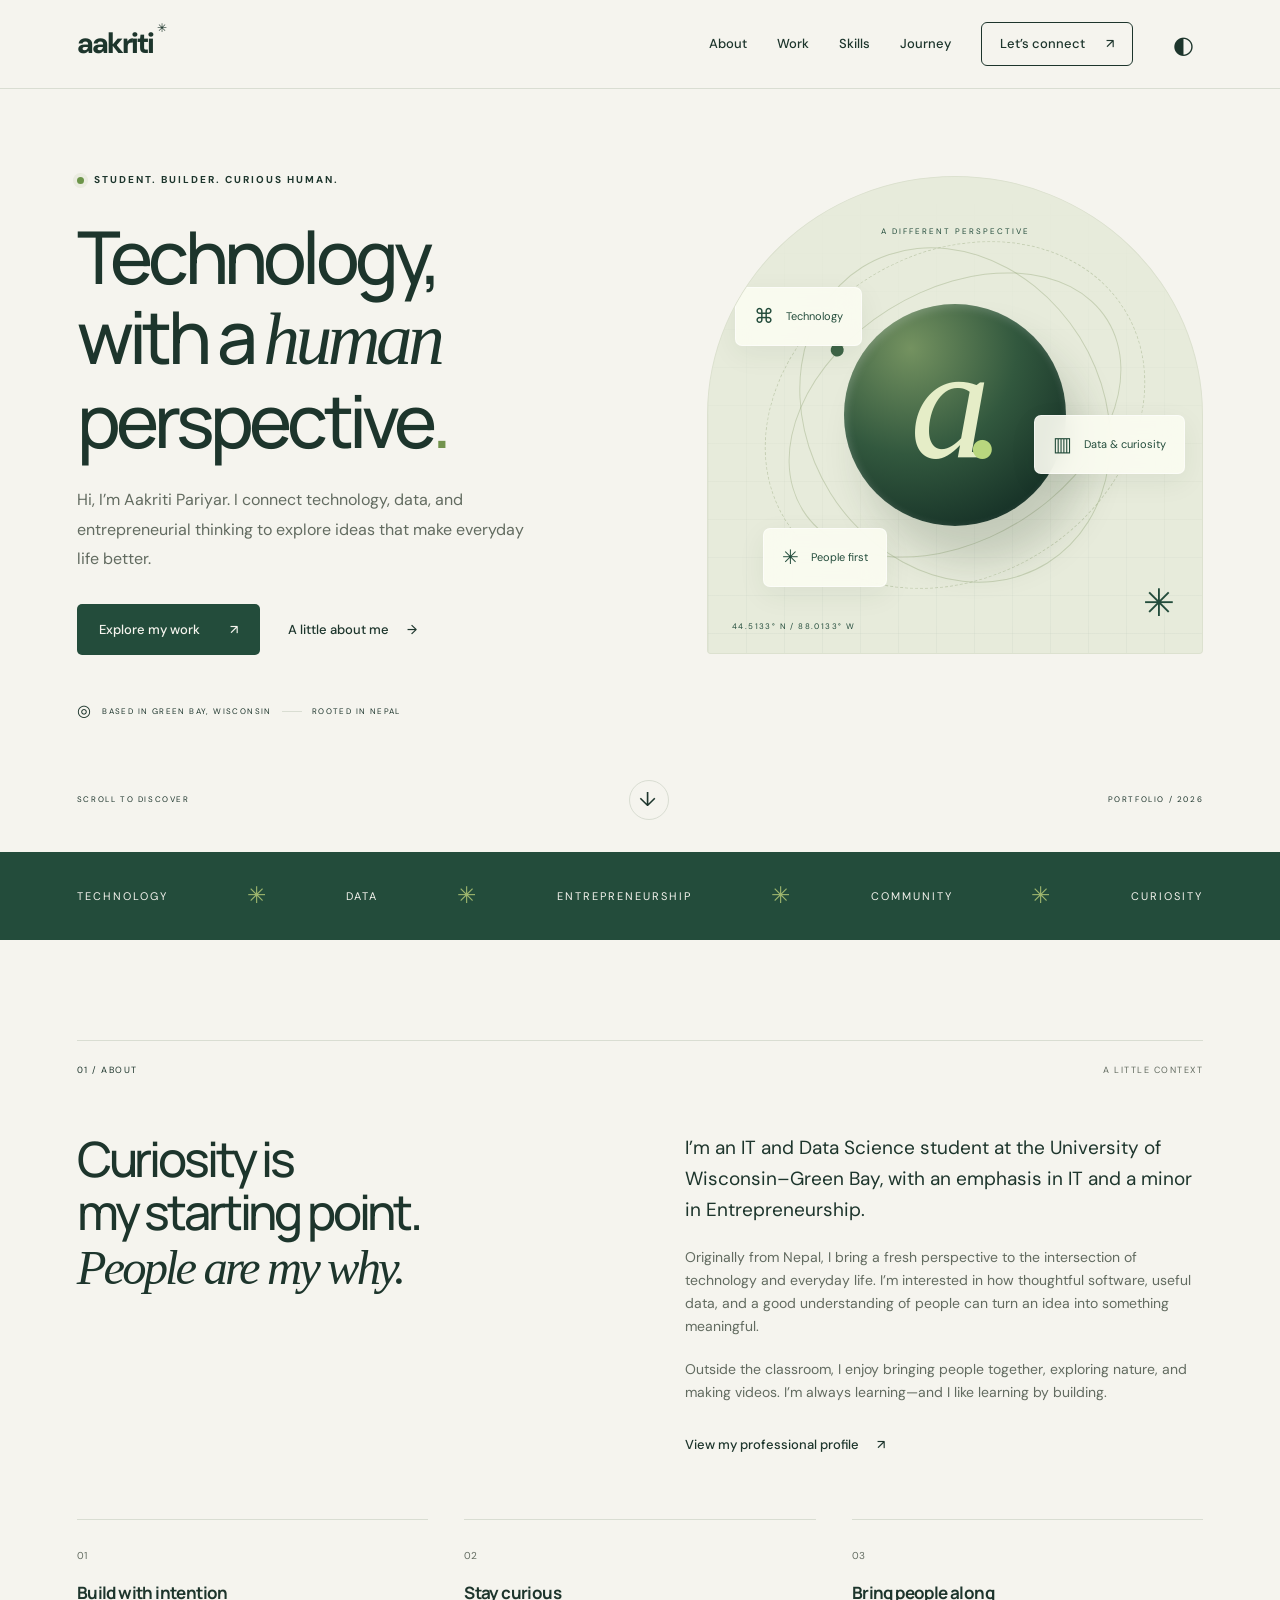
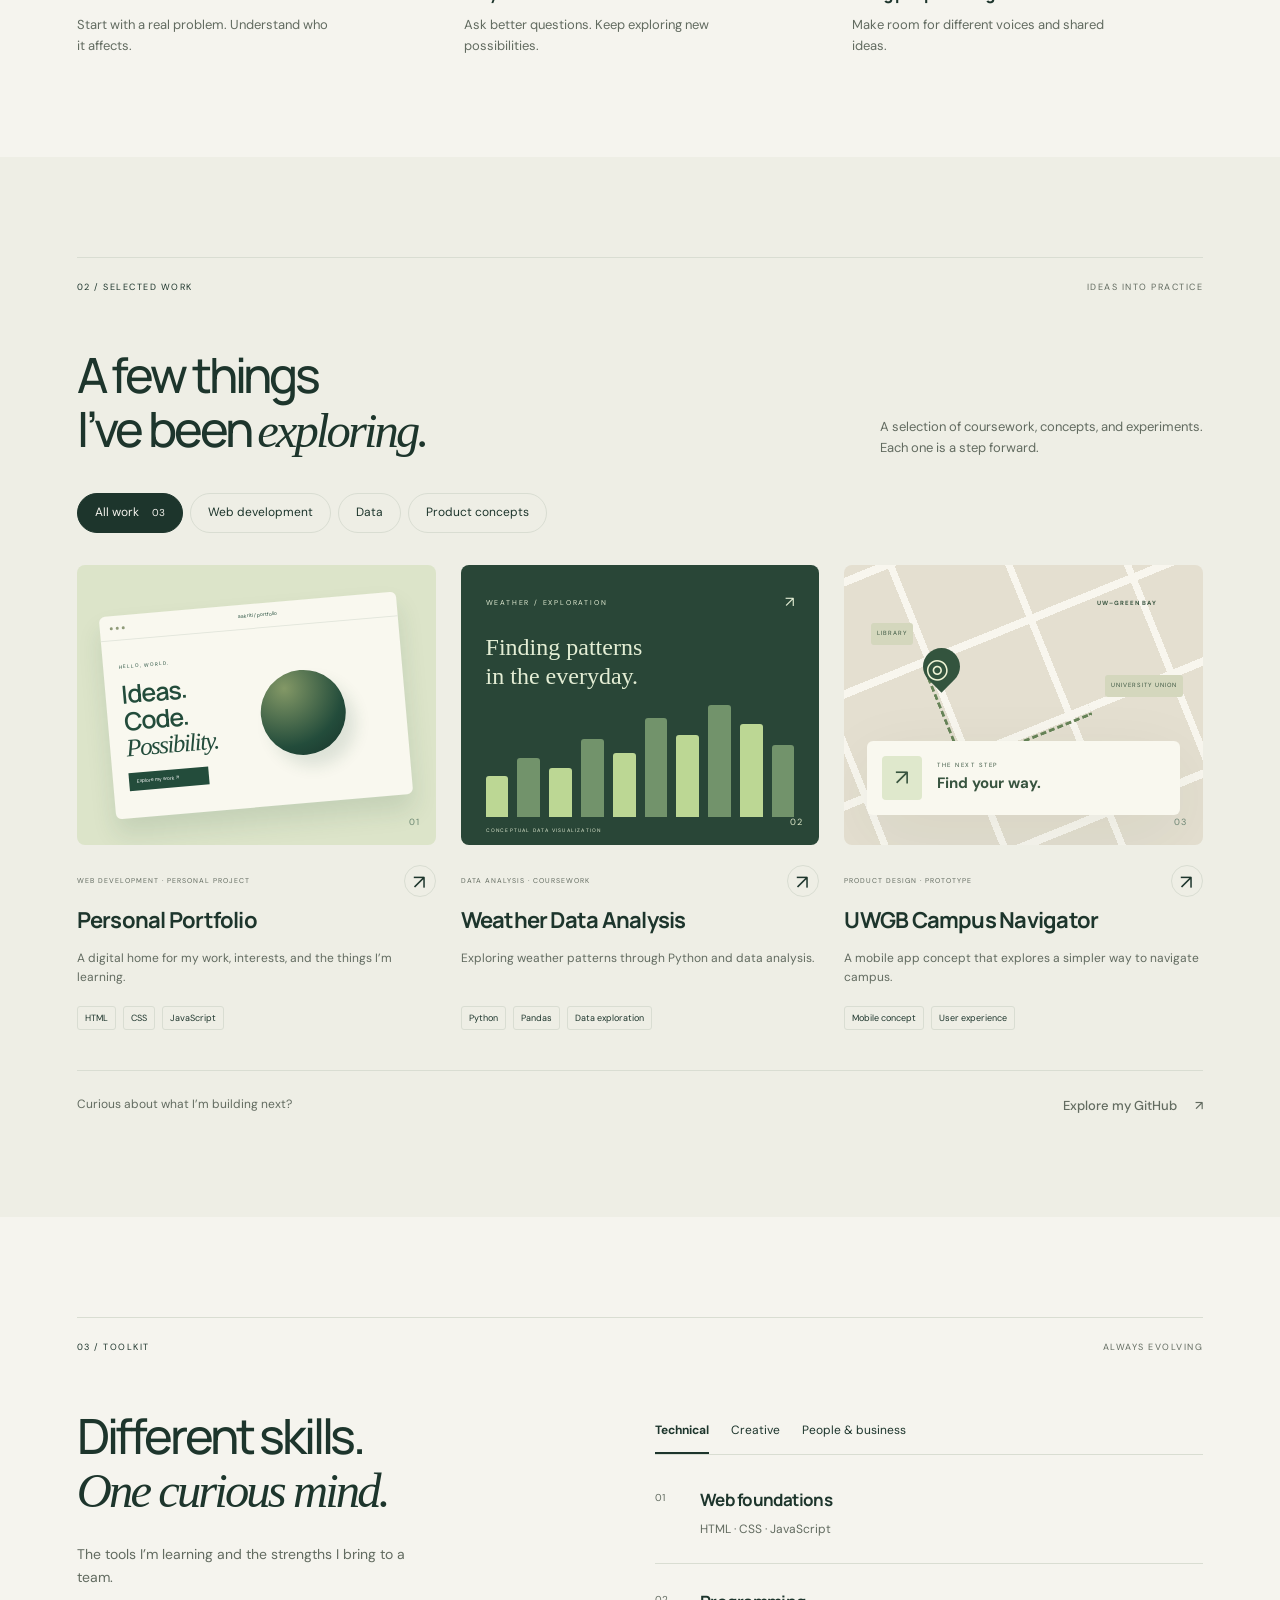
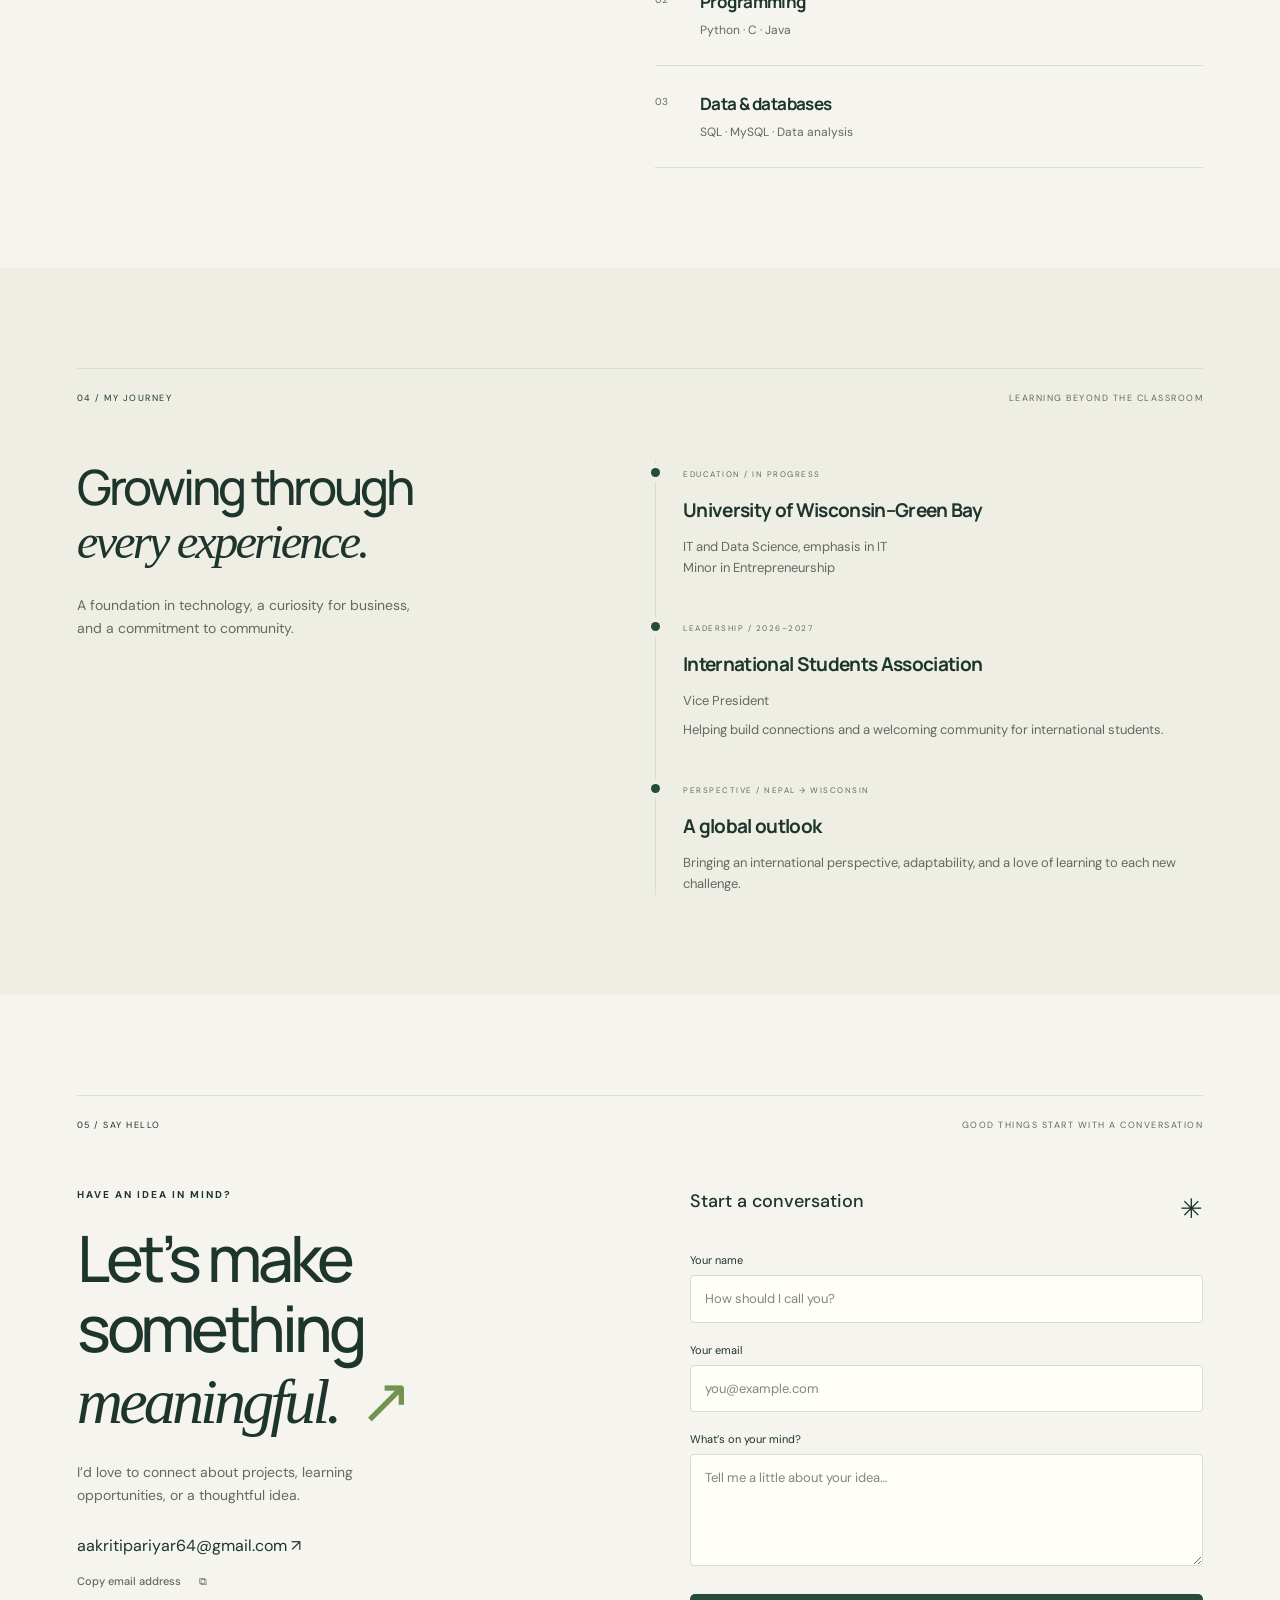
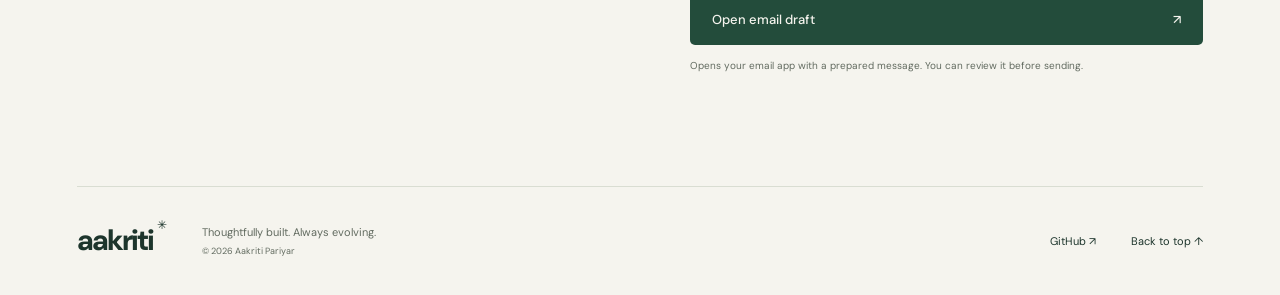
<file: index.html>
<!doctype html>
<html lang="en">
<head>
<meta charset="utf-8"><meta name="viewport" content="width=device-width, initial-scale=1">
<meta name="theme-color" content="#f5f4ee"><meta name="description" content="Aakriti Pariyar — IT and Data Science student at UW–Green Bay exploring technology, entrepreneurship, and thoughtful digital experiences.">
<title>Aakriti Pariyar — Technology, with a human perspective.</title>
<link rel="icon" href="favicon.svg" type="image/svg+xml"><link rel="stylesheet" href="styles.css"><script src="script.js" defer></script>
</head>
<body>
<a class="skip" href="#main">Skip to content</a>
<header class="header"><nav class="nav wrap" aria-label="Main navigation"><a href="#home" class="wordmark" aria-label="Aakriti Pariyar, home">aakriti<span>✳</span></a><div class="nav-links" id="navigation"><a href="#about">About</a><a href="#work">Work</a><a href="#skills">Skills</a><a href="#journey">Journey</a><a href="#contact" class="nav-contact">Let’s connect <span>↗</span></a></div><div class="nav-tools"><button class="theme-button" aria-label="Switch to dark theme" title="Change color theme">◐</button><button class="menu-button" aria-controls="navigation" aria-expanded="false">Menu <span>☰</span></button></div></nav></header>
<main id="main">
<section id="home" class="hero wrap"><div class="hero-copy"><p class="eyebrow"><span class="status-dot"></span> STUDENT. BUILDER. CURIOUS HUMAN.</p><h1>Technology,<br>with a <em>human</em><br>perspective<span class="period">.</span></h1><p class="intro">Hi, I’m Aakriti Pariyar. I connect technology, data, and entrepreneurial thinking to explore ideas that make everyday life better.</p><div class="hero-actions"><a href="#work" class="button primary">Explore my work <span>↗</span></a><a href="#about" class="text-link">A little about me <span>→</span></a></div><div class="hero-location"><span>◎</span> BASED IN GREEN BAY, WISCONSIN <span class="small-line"></span> ROOTED IN NEPAL</div></div>
<div class="hero-art" aria-hidden="true"><div class="art-grid"></div><span class="art-caption">A DIFFERENT PERSPECTIVE</span><div class="orbit orbit-one"></div><div class="orbit orbit-two"></div><div class="orbit orbit-three"></div><div class="art-core"><span>a<span class="core-dot">.</span></span></div><div class="floating-label label-code"><span>⌘</span> Technology</div><div class="floating-label label-data"><span>▥</span> Data & curiosity</div><div class="floating-label label-people"><span>✳</span> People first</div><span class="art-coordinate">44.5133° N / 88.0133° W</span><span class="art-star">✳</span></div>
<div class="hero-bottom"><span>SCROLL TO DISCOVER</span><a href="#about" aria-label="Scroll to about">↓</a><span>PORTFOLIO / 2026</span></div></section>
<div class="discipline-strip"><div class="wrap"><span>TECHNOLOGY</span><i>✳</i><span>DATA</span><i>✳</i><span>ENTREPRENEURSHIP</span><i>✳</i><span>COMMUNITY</span><i>✳</i><span>CURIOSITY</span></div></div>
<section id="about" class="section wrap reveal"><div class="section-kicker"><span>01 / ABOUT</span><span>A LITTLE CONTEXT</span></div><div class="about-grid"><h2>Curiosity is<br>my starting point.<br><em>People are my why.</em></h2><div class="about-copy"><p class="lead">I’m an IT and Data Science student at the University of Wisconsin–Green Bay, with an emphasis in IT and a minor in Entrepreneurship.</p><p>Originally from Nepal, I bring a fresh perspective to the intersection of technology and everyday life. I’m interested in how thoughtful software, useful data, and a good understanding of people can turn an idea into something meaningful.</p><p>Outside the classroom, I enjoy bringing people together, exploring nature, and making videos. I’m always learning—and I like learning by building.</p><a href="profile.html" class="text-link">View my professional profile <span>↗</span></a></div></div><div class="about-notes"><div><span>01</span><h3>Build with intention</h3><p>Start with a real problem. Understand who it affects.</p></div><div><span>02</span><h3>Stay curious</h3><p>Ask better questions. Keep exploring new possibilities.</p></div><div><span>03</span><h3>Bring people along</h3><p>Make room for different voices and shared ideas.</p></div></div></section>
<section id="work" class="section work-section"><div class="wrap"><div class="section-kicker"><span>02 / SELECTED WORK</span><span>IDEAS INTO PRACTICE</span></div><div class="section-heading"><h2>A few things<br>I’ve been <em>exploring.</em></h2><p>A selection of coursework, concepts, and experiments.<br>Each one is a step forward.</p></div><div class="filters" role="group" aria-label="Filter projects"><button class="filter active" data-filter="all" aria-pressed="true">All work <span>03</span></button><button class="filter" data-filter="web" aria-pressed="false">Web development</button><button class="filter" data-filter="data" aria-pressed="false">Data</button><button class="filter" data-filter="product" aria-pressed="false">Product concepts</button></div><p class="sr-only" id="filter-status" aria-live="polite">Showing all 3 projects.</p>
<div class="project-grid">
<article class="project-card" data-category="web"><button class="project-open" data-project="portfolio" aria-label="Read about Personal Portfolio"><div class="project-visual visual-web"><div class="mini-browser"><div class="browser-bar"><i></i><i></i><i></i><span>aakriti / portfolio</span></div><div class="mini-content"><div><small>HELLO, WORLD.</small><strong>Ideas.<br>Code.<br><em>Possibility.</em></strong><span class="mini-button">Explore my work ↗</span></div><div class="mini-sphere"></div></div></div><span class="project-number">01</span></div><div class="project-meta"><span>WEB DEVELOPMENT · PERSONAL PROJECT</span><span class="circle-arrow">↗</span></div><h3>Personal Portfolio</h3><p>A digital home for my work, interests, and the things I’m learning.</p><div class="tags"><span>HTML</span><span>CSS</span><span>JavaScript</span></div></button></article>
<article class="project-card" data-category="data"><button class="project-open" data-project="weather" aria-label="Read about Weather Data Analysis"><div class="project-visual visual-data"><div class="data-heading"><small>WEATHER / EXPLORATION</small><span>↗</span></div><div class="data-title">Finding patterns<br>in the everyday.</div><div class="chart-bars" aria-hidden="true"><i style="--h:36%"></i><i style="--h:52%"></i><i style="--h:43%"></i><i style="--h:69%"></i><i style="--h:57%"></i><i style="--h:88%"></i><i style="--h:73%"></i><i style="--h:100%"></i><i style="--h:83%"></i><i style="--h:64%"></i></div><span class="chart-caption">CONCEPTUAL DATA VISUALIZATION</span><span class="project-number">02</span></div><div class="project-meta"><span>DATA ANALYSIS · COURSEWORK</span><span class="circle-arrow">↗</span></div><h3>Weather Data Analysis</h3><p>Exploring weather patterns through Python and data analysis.</p><div class="tags"><span>Python</span><span>Pandas</span><span>Data exploration</span></div></button></article>
<article class="project-card" data-category="product"><button class="project-open" data-project="campus" aria-label="Read about UWGB Campus Navigator"><div class="project-visual visual-campus"><div class="map-lines"></div><span class="map-label label-library">LIBRARY</span><span class="map-label label-union">UNIVERSITY UNION</span><span class="map-label label-campus">UW–GREEN BAY</span><div class="route-line"></div><div class="map-pin">◎</div><div class="map-card"><span>↗</span><div><small>THE NEXT STEP</small><strong>Find your way.</strong></div></div><span class="project-number">03</span></div><div class="project-meta"><span>PRODUCT DESIGN · PROTOTYPE</span><span class="circle-arrow">↗</span></div><h3>UWGB Campus Navigator</h3><p>A mobile app concept that explores a simpler way to navigate campus.</p><div class="tags"><span>Mobile concept</span><span>User experience</span></div></button></article>
</div><div class="work-footer"><p>Curious about what I’m building next?</p><a href="https://github.com/AakritiPariyar" target="_blank" rel="noopener noreferrer" class="text-link">Explore my GitHub <span>↗</span></a></div></div></section>
<section id="skills" class="section wrap reveal"><div class="section-kicker"><span>03 / TOOLKIT</span><span>ALWAYS EVOLVING</span></div><div class="skills-layout"><div><h2>Different skills.<br><em>One curious mind.</em></h2><p class="section-description">The tools I’m learning and the strengths I bring to a team.</p></div><div class="skills-box"><div class="skill-tabs" role="tablist" aria-label="Skill categories"><button role="tab" id="tab-technical" aria-selected="true" aria-controls="panel-technical" data-tab="technical">Technical</button><button role="tab" id="tab-creative" aria-selected="false" aria-controls="panel-creative" tabindex="-1" data-tab="creative">Creative</button><button role="tab" id="tab-people" aria-selected="false" aria-controls="panel-people" tabindex="-1" data-tab="people">People & business</button></div><div role="tabpanel" id="panel-technical" aria-labelledby="tab-technical" tabindex="0"><div class="skill-row"><span>01</span><h3>Web foundations</h3><p>HTML · CSS · JavaScript</p></div><div class="skill-row"><span>02</span><h3>Programming</h3><p>Python · C · Java</p></div><div class="skill-row"><span>03</span><h3>Data & databases</h3><p>SQL · MySQL · Data analysis</p></div></div><div role="tabpanel" id="panel-creative" aria-labelledby="tab-creative" tabindex="0" hidden><div class="skill-row"><span>01</span><h3>Visual storytelling</h3><p>Video editing · Content creation</p></div><div class="skill-row"><span>02</span><h3>Digital experiences</h3><p>Interface exploration · Prototyping</p></div><div class="skill-row"><span>03</span><h3>Communication</h3><p>Presentations · Sharing ideas clearly</p></div></div><div role="tabpanel" id="panel-people" aria-labelledby="tab-people" tabindex="0" hidden><div class="skill-row"><span>01</span><h3>Community building</h3><p>Student leadership · Collaboration</p></div><div class="skill-row"><span>02</span><h3>Entrepreneurial thinking</h3><p>Problem discovery · Product concepts</p></div><div class="skill-row"><span>03</span><h3>Working together</h3><p>Listening · Cross-cultural perspectives</p></div></div></div></div></section>
<section id="journey" class="section journey-section"><div class="wrap"><div class="section-kicker"><span>04 / MY JOURNEY</span><span>LEARNING BEYOND THE CLASSROOM</span></div><div class="journey-grid"><div><h2>Growing through<br><em>every experience.</em></h2><p class="section-description">A foundation in technology, a curiosity for business, and a commitment to community.</p></div><div class="timeline"><article><span class="timeline-label">EDUCATION / IN PROGRESS</span><h3>University of Wisconsin–Green Bay</h3><p>IT and Data Science, emphasis in IT<br>Minor in Entrepreneurship</p></article><article><span class="timeline-label">LEADERSHIP / 2026–2027</span><h3>International Students Association</h3><p>Vice President</p><p>Helping build connections and a welcoming community for international students.</p></article><article><span class="timeline-label">PERSPECTIVE / NEPAL → WISCONSIN</span><h3>A global outlook</h3><p>Bringing an international perspective, adaptability, and a love of learning to each new challenge.</p></article></div></div></div></section>
<section id="contact" class="section wrap reveal"><div class="section-kicker"><span>05 / SAY HELLO</span><span>GOOD THINGS START WITH A CONVERSATION</span></div><div class="contact-grid"><div><p class="eyebrow">HAVE AN IDEA IN MIND?</p><h2>Let’s make<br>something<br><em>meaningful.</em><span class="period">↗</span></h2><p class="section-description">I’d love to connect about projects, learning opportunities, or a thoughtful idea.</p><a class="email-link" href="mailto:aakritipariyar64@gmail.com">aakritipariyar64@gmail.com ↗</a><button class="copy-email text-link">Copy email address <span>⧉</span></button><p class="copy-status" aria-live="polite"></p></div><form id="contact-form"><div class="form-title">Start a conversation <span>✳</span></div><label for="name">Your name</label><input id="name" name="name" autocomplete="name" placeholder="How should I call you?" required maxlength="100"><label for="email">Your email</label><input id="email" name="email" type="email" autocomplete="email" placeholder="you@example.com" required maxlength="200"><label for="message">What’s on your mind?</label><textarea id="message" name="message" rows="4" placeholder="Tell me a little about your idea…" required maxlength="3000"></textarea><button class="button primary" type="submit">Open email draft <span>↗</span></button><p class="form-note">Opens your email app with a prepared message. You can review it before sending.</p><p id="form-status" aria-live="polite"></p></form></div></section>
</main>
<footer class="footer wrap"><a class="wordmark" href="#home">aakriti<span>✳</span></a><p>Thoughtfully built. Always evolving.<br><small>© <span id="year">2026</span> Aakriti Pariyar</small></p><a href="https://github.com/AakritiPariyar" target="_blank" rel="noopener noreferrer">GitHub ↗</a><a href="#home">Back to top ↑</a></footer>
<dialog id="project-dialog" aria-labelledby="dialog-title"><button class="dialog-close" aria-label="Close project details">✕</button><p class="eyebrow" id="dialog-category"></p><h2 id="dialog-title"></h2><p id="dialog-description" class="lead"></p><div id="dialog-details"></div><a id="dialog-link" class="button primary" target="_blank" rel="noopener noreferrer">View source on GitHub ↗</a></dialog>
</body></html>
</file>
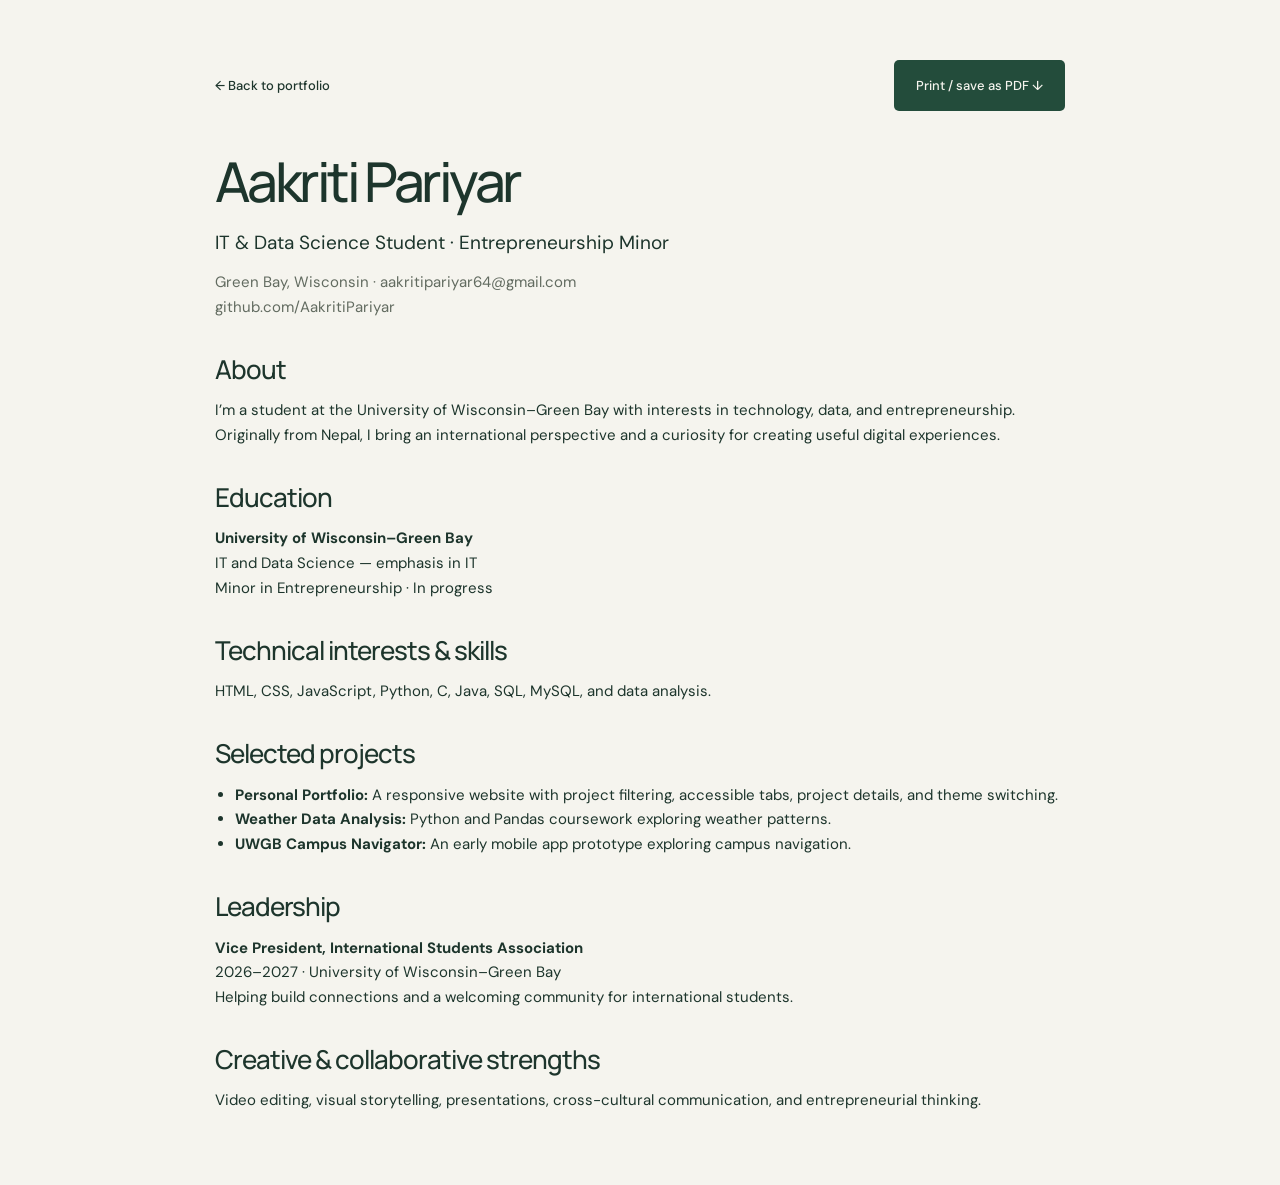
<file: profile.html>
<!doctype html><html lang="en"><head><meta charset="utf-8"><meta name="viewport" content="width=device-width,initial-scale=1"><title>Aakriti Pariyar — Professional Profile</title><meta name="description" content="Professional profile of Aakriti Pariyar, IT and Data Science student at UW–Green Bay."><link rel="icon" href="favicon.svg"><link rel="stylesheet" href="styles.css"><style>.profile{max-width:850px;padding:60px 0}.profile h1{font-size:55px;margin:40px 0 15px}.profile h2{font-size:26px;letter-spacing:-1px;margin:35px 0 15px}.profile p{margin:12px 0}.profile ul{padding-left:20px}.profile-actions{display:flex;justify-content:space-between;align-items:center;gap:20px}.profile .sub{color:var(--muted)}@media print{.profile-actions{display:none}.profile{padding:0}.profile h1{margin-top:0}}</style></head><body><main class="wrap profile"><div class="profile-actions"><a href="index.html" class="text-link">← Back to portfolio</a><button class="button primary" onclick="window.print()">Print / save as PDF ↓</button></div><h1>Aakriti Pariyar</h1><p class="lead">IT & Data Science Student · Entrepreneurship Minor</p><p class="sub">Green Bay, Wisconsin · <a href="mailto:aakritipariyar64@gmail.com">aakritipariyar64@gmail.com</a><br><a href="https://github.com/AakritiPariyar">github.com/AakritiPariyar</a></p><h2>About</h2><p>I’m a student at the University of Wisconsin–Green Bay with interests in technology, data, and entrepreneurship. Originally from Nepal, I bring an international perspective and a curiosity for creating useful digital experiences.</p><h2>Education</h2><p><strong>University of Wisconsin–Green Bay</strong><br>IT and Data Science — emphasis in IT<br>Minor in Entrepreneurship · In progress</p><h2>Technical interests & skills</h2><p>HTML, CSS, JavaScript, Python, C, Java, SQL, MySQL, and data analysis.</p><h2>Selected projects</h2><ul><li><strong>Personal Portfolio:</strong> A responsive website with project filtering, accessible tabs, project details, and theme switching.</li><li><strong>Weather Data Analysis:</strong> Python and Pandas coursework exploring weather patterns.</li><li><strong>UWGB Campus Navigator:</strong> An early mobile app prototype exploring campus navigation.</li></ul><h2>Leadership</h2><p><strong>Vice President, International Students Association</strong><br>2026–2027 · University of Wisconsin–Green Bay<br>Helping build connections and a welcoming community for international students.</p><h2>Creative & collaborative strengths</h2><p>Video editing, visual storytelling, presentations, cross-cultural communication, and entrepreneurial thinking.</p></main></body></html>
</file>
<file: styles.css>
@import url('https://fonts.googleapis.com/css2?family=DM+Sans:wght@400;500;600;700&family=Manrope:wght@400;500;600;700;800&display=swap');
:root{--bg:#f5f4ee;--ink:#1d352c;--muted:#626b60;--line:#d9ddd2;--panel:#eeeee5;--green:#234c3b;--lime:#d8eda8;--white:#fffef8;--shadow:0 20px 70px #1d352c12}*{box-sizing:border-box}html{scroll-behavior:smooth;scroll-padding-top:100px}body{margin:0;background:var(--bg);color:var(--ink);font-family:'DM Sans',sans-serif;font-size:15px;line-height:1.65}body[data-theme=dark]{--bg:#17271f;--ink:#eff2e5;--muted:#b6c2b5;--line:#405044;--panel:#21362b;--green:#cce7a2;--lime:#d8eda8;--white:#263a2e;--shadow:0 20px 70px #0002}button,input,textarea{font:inherit}button,a{-webkit-tap-highlight-color:transparent}button{color:inherit;cursor:pointer}a{color:inherit;text-decoration:none}button{border:0}button:focus-visible,a:focus-visible,input:focus-visible,textarea:focus-visible,[tabindex]:focus-visible{outline:3px solid #8caf43;outline-offset:5px}button,a,input,textarea{touch-action:manipulation}h1,h2,h3,p{margin:0}h1,h2,h3{font-family:Manrope,sans-serif}h1,h2{letter-spacing:-.065em;font-weight:500;line-height:1.1}h1{font-size:clamp(55px,5.7vw,83px)}h2{font-size:clamp(35px,3.8vw,55px)}h3{letter-spacing:-.035em}em{font-family:Georgia,serif;font-weight:400;letter-spacing:-.06em}.wrap{width:min(1240px,88%);margin-inline:auto}.header{position:sticky;top:0;z-index:20;background:var(--bg);border-bottom:1px solid var(--line)}.nav{height:88px;display:flex;align-items:center;gap:30px}.wordmark{font-size:29px;letter-spacing:-2px;font-weight:800}.wordmark span{font:12px 'DM Sans',sans-serif;vertical-align:top;margin-left:4px;letter-spacing:0}.nav-links{margin-left:auto;display:flex;align-items:center;gap:30px;font-size:13px;font-weight:500}.nav-links a{position:relative}.nav-links a:not(.nav-contact):after{content:'';position:absolute;bottom:-6px;left:0;width:0;height:2px;background:var(--green);transition:width .2s}.nav-links a:hover:after,.nav-links a[aria-current]:after{width:100%}.nav-contact{border:1px solid var(--ink);padding:10px 18px;border-radius:6px}.nav-contact span{margin-left:18px}.nav-tools{display:flex;gap:10px}.theme-button{background:transparent;font-size:24px;width:40px;height:40px}.menu-button{display:none}.hero{position:relative;padding-top:83px;display:grid;grid-template-columns:1.2fr 1fr;gap:35px}.eyebrow{font-size:10px;letter-spacing:2px;font-weight:700;display:flex;align-items:center;gap:10px}.status-dot{width:7px;height:7px;border-radius:50%;background:#6c9549;box-shadow:0 0 0 4px #79994d16}.hero h1{margin:27px 0 25px}.period{color:#72934d}.intro{font-size:16px;max-width:460px;color:var(--muted);line-height:1.85}.hero-actions{display:flex;align-items:center;gap:28px;margin:30px 0 43px}.button{display:inline-flex;align-items:center;justify-content:space-between;gap:30px;padding:15px 22px;border-radius:5px;font-weight:500;font-size:13px;transition:transform .2s,box-shadow .2s}.button:hover{transform:translateY(-3px);box-shadow:var(--shadow)}.primary{background:var(--green);color:var(--bg)}.text-link{display:inline-flex;align-items:center;gap:18px;background:none;font-size:13px;font-weight:500;padding:0}.text-link:hover{text-decoration:underline;text-underline-offset:6px}.hero-location{font-size:8px;letter-spacing:1.4px;display:flex;gap:10px;align-items:center}.hero-location>span:first-child{font-size:16px}.small-line{width:20px;height:1px;background:var(--line)}.hero-art{height:478px;margin-top:4px;position:relative;overflow:hidden;border:1px solid #dce1cf;border-radius:50% 50% 4px 4px;background:#e7ebdb;color:#234c3b}.art-grid{position:absolute;inset:0;background-image:linear-gradient(#234c3b09 1px,transparent 1px),linear-gradient(90deg,#234c3b09 1px,transparent 1px);background-size:38px 38px;mask-image:linear-gradient(transparent,#000)}.art-caption{position:absolute;top:48px;left:0;width:100%;text-align:center;font-size:8px;letter-spacing:2px}.orbit{position:absolute;left:50%;top:50%;border:1px solid #859a6855;border-radius:50%;transform:translate(-50%,-50%) rotate(-32deg)}.orbit-one{width:360px;height:250px;animation:orbit 24s linear infinite}.orbit-two{width:295px;height:350px;animation:orbit 32s linear infinite reverse}.orbit-three{width:400px;height:325px;border-style:dashed;animation:orbit 40s linear infinite}.orbit-one:after{content:'';position:absolute;top:0;left:30%;width:13px;height:13px;border-radius:50%;background:#3e6447}.art-core{position:absolute;left:50%;top:50%;transform:translate(-50%,-50%);width:222px;height:222px;border-radius:50%;display:grid;place-items:center;background:radial-gradient(circle at 30% 20%,#749260,#32583e 45%,#142e25 85%);box-shadow:20px 35px 40px #273e282f,inset 2px 3px 8px #fff3}.art-core>span{color:#e5edc7;font:italic 160px Georgia;transform:translateY(-12px);letter-spacing:-24px;margin-left:-18px}.core-dot{color:#b9d77e}.floating-label{position:absolute;background:#fbfcf1e8;backdrop-filter:blur(12px);border:1px solid #fff8;border-radius:7px;padding:12px 18px;font-size:11px;box-shadow:0 8px 28px #263d2210;display:flex;gap:12px;align-items:center;animation:float 6s ease-in-out infinite}.floating-label>span{font-size:20px}.label-code{top:110px;left:27px}.label-data{right:17px;top:238px;animation-delay:-2s}.label-people{bottom:66px;left:55px;animation-delay:-4s}.art-coordinate{position:absolute;bottom:20px;left:24px;font-size:8px;letter-spacing:1.4px}.art-star{position:absolute;right:27px;bottom:18px;font-size:38px}.hero-bottom{grid-column:1/-1;display:flex;justify-content:space-between;align-items:center;font-size:8px;letter-spacing:1.6px;margin:20px 0 32px}.hero-bottom a{font-size:20px;border:1px solid var(--line);border-radius:50%;width:40px;height:40px;display:grid;place-items:center}.discipline-strip{background:var(--green);color:var(--bg);padding:25px 0}.discipline-strip .wrap{display:flex;align-items:center;justify-content:space-between;gap:20px;font-size:11px;letter-spacing:2px}.discipline-strip i{font-style:normal;color:#9eb66e;font-size:23px}.section{padding-block:100px;scroll-margin-top:20px}.section-kicker{display:flex;justify-content:space-between;gap:20px;font-size:9px;letter-spacing:1.5px;border-top:1px solid var(--line);padding-top:22px;margin-bottom:54px}.section-kicker span:last-child{color:var(--muted)}.about-grid{display:grid;grid-template-columns:1fr 1fr;gap:90px}.about-copy p{color:var(--muted);margin-bottom:20px;font-size:14px}.about-copy .lead,.lead{color:var(--ink);font-size:19px;line-height:1.65}.about-copy .text-link{margin-top:10px}.about-notes{display:grid;grid-template-columns:repeat(3,1fr);gap:36px;margin-top:62px}.about-notes>div{border-top:1px solid var(--line);padding-top:22px}.about-notes span{font-size:10px;color:var(--muted)}.about-notes h3{font-size:17px;margin:12px 0 7px}.about-notes p{font-size:13px;color:var(--muted);max-width:260px}.work-section{background:var(--panel)}.section-heading{display:flex;align-items:end;justify-content:space-between;gap:30px}.section-heading>p{font-size:13px;color:var(--muted)}.filters{display:flex;gap:7px;flex-wrap:wrap;margin:35px 0 32px}.filter{font-size:12px;padding:9px 17px;border:1px solid var(--line);border-radius:30px;background:transparent}.filter span{margin-left:10px;font-size:10px}.filter.active{color:var(--bg);background:var(--ink);border-color:var(--ink)}.project-grid{display:grid;grid-template-columns:repeat(3,1fr);gap:25px}.project-open{width:100%;text-align:left;background:none;padding:0;display:block}.project-card[hidden]{display:none}.project-visual{height:280px;border-radius:8px;overflow:hidden;position:relative;transition:transform .35s}.project-open:hover .project-visual{transform:translateY(-6px)}.visual-web{background:#dce4c9;display:flex;align-items:center;justify-content:center}.mini-browser{background:#f9f8ef;width:83%;box-shadow:0 15px 25px #234c3b20;border-radius:6px;transform:rotate(-5deg);color:#234c3b;transition:transform .4s}.project-open:hover .mini-browser{transform:rotate(0)}.browser-bar{display:flex;gap:3px;align-items:center;height:25px;border-bottom:1px solid #e4e7dd;padding:0 10px}.browser-bar i{width:3px;height:3px;background:#8f9b79;border-radius:50%}.browser-bar span{font-size:5px;margin:auto}.mini-content{padding:23px 16px 27px;display:flex;align-items:center}.mini-content small{font-size:5px;letter-spacing:1px;display:block;margin-bottom:10px}.mini-content strong{font:600 25px/1.05 Manrope,sans-serif;letter-spacing:-1px;display:block}.mini-button{display:block;margin-top:12px;background:#234c3b;color:white;padding:5px 8px;font-size:5px;width:80px}.mini-sphere{background:radial-gradient(circle at 30% 20%,#839866,#234c3b 65%,#173229);width:85px;height:85px;border-radius:50%;margin:auto;box-shadow:9px 12px 15px #234c3b20}.project-number{position:absolute;bottom:15px;right:16px;font-size:9px;letter-spacing:1px;color:#234c3b99}.visual-data{background:#294637;padding:25px;color:#e3edd4}.data-heading{display:flex;justify-content:space-between;align-items:center}.data-heading small{font-size:7px;letter-spacing:1.8px}.data-title{font:24px/1.2 Georgia;margin-top:18px}.chart-bars{display:flex;gap:9px;align-items:end;height:112px;margin-top:14px}.chart-bars i{height:var(--h);background:#bcd794;width:100%;border-radius:3px 3px 0 0;transform-origin:bottom;transition:transform .4s}.chart-bars i:nth-child(2n){background:#72936b}.project-open:hover .chart-bars i{transform:scaleY(.86)}.chart-caption{font-size:5px;letter-spacing:1.2px;position:absolute;bottom:10px}.visual-data .project-number{color:#dce7c8}.visual-campus{background:#e4dfd0;color:#38543f}.map-lines{position:absolute;inset:-50px;background:repeating-linear-gradient(90deg,transparent 0 45px,#f8f6ee 45px 52px,transparent 52px 110px),repeating-linear-gradient(0deg,transparent 0 55px,#f8f6ee 55px 63px,transparent 63px 104px);transform:rotate(-22deg)}.map-label{position:absolute;font-size:6px;letter-spacing:1px;padding:6px;background:#d4d7bd;border-radius:3px}.label-library{top:58px;left:27px}.label-union{top:110px;right:20px}.label-campus{top:28px;right:40px;background:none;font-weight:bold}.route-line{position:absolute;width:140px;height:100px;border:3px dashed #678458;border-top:0;border-right:0;top:80px;left:95px;border-radius:0 0 0 20px;transform:rotate(-22deg)}.map-pin{position:absolute;top:83px;left:79px;width:37px;height:37px;border-radius:50% 50% 0 50%;transform:rotate(45deg);background:#33543e;color:#eef3d4;display:grid;place-items:center;font-size:27px}.map-card{position:absolute;bottom:30px;left:23px;right:23px;background:#f9f8ef;border-radius:6px;display:flex;gap:15px;align-items:center;padding:15px;box-shadow:var(--shadow)}.map-card>span{background:#dfe8cc;padding:4px 13px;font-size:22px;border-radius:4px}.map-card small{font-size:6px;letter-spacing:1.5px;display:block}.map-card strong{font-size:15px}.project-meta{display:flex;align-items:center;justify-content:space-between;font-size:7px;letter-spacing:1px;color:var(--muted);margin:20px 0 5px}.circle-arrow{font-size:20px;width:32px;height:32px;border:1px solid var(--line);border-radius:50%;display:grid;place-items:center;color:var(--ink)}.project-card h3{font-size:22px;margin-bottom:10px}.project-card p{font-size:12px;color:var(--muted);min-height:40px}.tags{display:flex;gap:7px;flex-wrap:wrap;margin-top:17px}.tags span{border:1px solid var(--line);border-radius:3px;font-size:9px;padding:4px 7px}.work-footer{display:flex;justify-content:space-between;margin-top:40px;padding-top:24px;border-top:1px solid var(--line);font-size:12px;color:var(--muted)}.skills-layout,.journey-grid{display:grid;grid-template-columns:1fr 1.1fr;gap:80px}.section-description{max-width:360px;margin-top:24px;color:var(--muted);font-size:14px}.skill-tabs{display:flex;border-bottom:1px solid var(--line);gap:22px;margin-bottom:7px}.skill-tabs button{padding:12px 0;background:none;font-size:12px;border-bottom:2px solid transparent}.skill-tabs [aria-selected=true]{border-bottom-color:var(--ink);font-weight:700}.skill-row{display:grid;grid-template-columns:30px 1fr;gap:5px 15px;padding:24px 0;border-bottom:1px solid var(--line)}.skill-row>span{font-size:10px;color:var(--muted);padding-top:4px;grid-row:span 2}.skill-row h3{font-size:17px}.skill-row p{font-size:12px;color:var(--muted)}.journey-section{background:var(--panel)}.timeline{padding-left:27px;border-left:1px solid var(--line)}.timeline article{position:relative;padding-bottom:35px}.timeline article:last-child{padding-bottom:0}.timeline article:before{content:'';position:absolute;left:-32px;top:8px;width:9px;height:9px;background:var(--green);border-radius:50%;box-shadow:0 0 0 5px var(--panel)}.timeline-label{font-size:8px;letter-spacing:1.5px;color:var(--muted)}.timeline h3{font-size:19px;margin:10px 0}.timeline p{font-size:13px;color:var(--muted);margin-top:8px}.contact-grid{display:grid;grid-template-columns:1fr 1fr;gap:100px}.contact-grid h2{font-size:64px;margin-top:20px}.contact-grid h2 .period{margin-left:20px;font-family:Manrope,sans-serif}.email-link{display:block;font-size:16px;margin-top:26px;overflow-wrap:anywhere}.copy-email{margin-top:12px;color:var(--muted);font-size:11px}.copy-status{font-size:11px;min-height:20px;margin-top:5px}.form-title{display:flex;justify-content:space-between;font-size:18px;font-weight:500;margin-bottom:20px}.form-title span{font-size:27px}label{font-size:11px;display:block;margin:18px 0 6px}input,textarea{width:100%;border:1px solid var(--line);border-radius:4px;background:var(--white);color:var(--ink);padding:12px 14px;font-size:13px;resize:vertical}input::placeholder,textarea::placeholder{color:var(--muted);opacity:.8}form .button{margin-top:20px;width:100%}.form-note,#form-status{font-size:10px;color:var(--muted);margin-top:12px;line-height:1.7}.footer{border-top:1px solid var(--line);padding-block:30px;display:flex;align-items:center;gap:35px}.footer p{font-size:11px;margin-right:auto;color:var(--muted)}.footer small{font-size:9px}.footer>a:not(.wordmark){font-size:11px}dialog{background:var(--bg);color:var(--ink);border:1px solid var(--line);border-radius:14px;width:min(650px,90vw);max-height:85vh;padding:50px;box-shadow:0 30px 100px #0003}dialog::backdrop{background:#12271ecc;backdrop-filter:blur(6px)}dialog h2{font-size:38px;margin:20px 0}dialog .lead{font-size:16px}#dialog-details h3{font-size:15px;margin:24px 0 8px}#dialog-details p{color:var(--muted);font-size:13px}dialog .button{margin-top:30px}.dialog-close{position:absolute;top:12px;right:14px;width:36px;height:36px;background:var(--panel);border-radius:50%}.skip{position:fixed;top:-100px;left:15px;z-index:100;padding:15px;background:var(--ink);color:var(--bg)}.skip:focus{top:10px}.sr-only{position:absolute;width:1px;height:1px;padding:0;margin:-1px;overflow:hidden;clip:rect(0,0,0,0);white-space:nowrap;border:0}.motion-ready .reveal{opacity:0;transform:translateY(24px);transition:opacity .7s,transform .7s}.motion-ready .reveal.visible{opacity:1;transform:none}@keyframes orbit{to{transform:translate(-50%,-50%) rotate(328deg)}}@keyframes float{50%{transform:translateY(-9px)}}
@media(min-width:1500px){.hero{padding-top:100px}.hero-art{height:510px}}
@media(max-width:1050px){.nav-links{gap:20px}.hero{gap:22px}.hero-art{height:430px}.hero-actions{gap:18px}.hero-location{font-size:7px;gap:7px}.about-grid,.skills-layout,.journey-grid,.contact-grid{gap:45px}.project-visual{height:240px}.mini-sphere{width:65px;height:65px}.mini-content strong{font-size:22px}.project-card h3{font-size:19px}.chart-bars{height:78px}.label-data{right:5px}.floating-label{padding:10px 13px}.contact-grid h2{font-size:55px}.skill-tabs{gap:15px}.skill-tabs button{font-size:11px}}
@media(max-width:760px){.wrap{width:88%}.nav{height:73px;justify-content:space-between}.nav-tools{margin-left:auto;align-items:center}.menu-button{display:block;background:none;font-size:12px;padding:10px}.menu-button span{margin-left:8px}.nav-links{display:none;position:absolute;top:73px;left:0;right:0;background:var(--bg);border-bottom:1px solid var(--line);padding:20px 6%;gap:0;box-shadow:var(--shadow)}.nav-links.open{display:flex;flex-direction:column;align-items:stretch}.nav-links a{padding:13px}.nav-contact{margin-top:7px}.hero{padding-top:45px;grid-template-columns:1fr}.hero h1{font-size:clamp(52px,10vw,76px)}.hero .eyebrow{font-size:8px}.intro{max-width:470px;font-size:15px}.hero-actions{margin-bottom:28px}.hero-location{font-size:7px;flex-wrap:wrap}.hero-art{height:420px;width:100%;max-width:440px;justify-self:center;margin-top:25px}.hero-bottom{margin:8px 0 25px;font-size:7px}.discipline-strip{padding:18px 0}.discipline-strip .wrap{flex-wrap:wrap;justify-content:center;gap:9px 18px;font-size:8px}.discipline-strip i{font-size:14px}.section{padding-block:64px}.section-kicker{margin-bottom:35px;font-size:8px}.section-kicker span:last-child{text-align:right;font-size:7px}.about-grid,.skills-layout,.journey-grid,.contact-grid{grid-template-columns:1fr;gap:35px}.about-copy .lead{font-size:17px}.about-notes{gap:17px;margin-top:35px}.about-notes h3{font-size:14px}.about-notes p{font-size:11px}.section-heading{display:block}.section-heading>p{margin-top:23px}.project-grid{grid-template-columns:1fr;gap:36px}.project-visual{height:330px}.mini-browser{width:75%;max-width:330px}.mini-content{padding:25px}.mini-content strong{font-size:32px}.mini-sphere{width:105px;height:105px}.mini-button{font-size:7px;width:110px;padding:7px}.data-title{font-size:31px}.chart-bars{height:135px;margin-top:20px;gap:13px}.data-heading small{font-size:9px}.chart-caption{font-size:7px;bottom:17px}.project-meta{font-size:8px}.project-card h3{font-size:24px}.project-card p{min-height:0;font-size:14px}.tags span{font-size:10px}.filters{gap:6px}.filter{font-size:11px;padding:8px 13px}.work-footer{gap:20px}.work-footer p{max-width:170px}.label-library{left:18%;top:20%}.label-union{right:10%;top:40%}.route-line{left:30%;top:30%;height:110px;width:190px}.map-pin{left:26%;top:30%}.map-card{bottom:40px;left:10%;right:10%}.map-card strong{font-size:20px}.map-card small{font-size:8px}.map-label{font-size:8px}.skill-tabs{gap:25px}.skill-tabs button{font-size:12px}.contact-grid{gap:45px}.contact-grid h2{font-size:57px}.footer{flex-wrap:wrap;gap:20px 30px}.footer p{width:55%;margin-right:0}.footer>a:last-child{margin-left:auto}dialog{padding:40px 25px}dialog h2{font-size:32px}}
@media(max-width:390px){.hero-actions{gap:17px}.button{gap:18px;padding:14px 16px}.hero-actions .text-link{font-size:11px;gap:8px}.hero-art{height:365px}.art-core{width:190px;height:190px}.art-core>span{font-size:140px}.label-code{left:12px;top:92px}.label-data{top:215px}.label-people{left:25px;bottom:45px}.floating-label{font-size:10px}.about-notes{grid-template-columns:1fr}.about-notes p{max-width:none}.skill-tabs{gap:15px}.skill-tabs button{font-size:11px}.contact-grid h2{font-size:50px}.project-visual{height:285px}.mini-content strong{font-size:27px}.mini-sphere{width:75px;height:75px}.chart-bars{height:105px}}
@media(prefers-reduced-motion:reduce){html{scroll-behavior:auto}*,*:before,*:after{animation:none!important;transition:none!important}.motion-ready .reveal{opacity:1;transform:none}}
@media print{.header,.hero-art,.hero-bottom,.discipline-strip,form,.filters,.theme-button,.footer,.hero-actions,.copy-email,.copy-status{display:none}body{background:white;color:black}.wrap{width:100%}.section{padding:25px 0}.hero{display:block;padding:0}.project-grid{display:block}.project-card{break-inside:avoid;margin:15px 0}.project-visual{display:none}.motion-ready .reveal{opacity:1;transform:none}a{color:black}h1{font-size:38px}h2{font-size:28px}.section-kicker{margin-bottom:15px}.about-grid,.skills-layout,.journey-grid,.contact-grid{display:block}.section-description{margin:15px 0}}
[hidden]{display:none!important}
</file>
